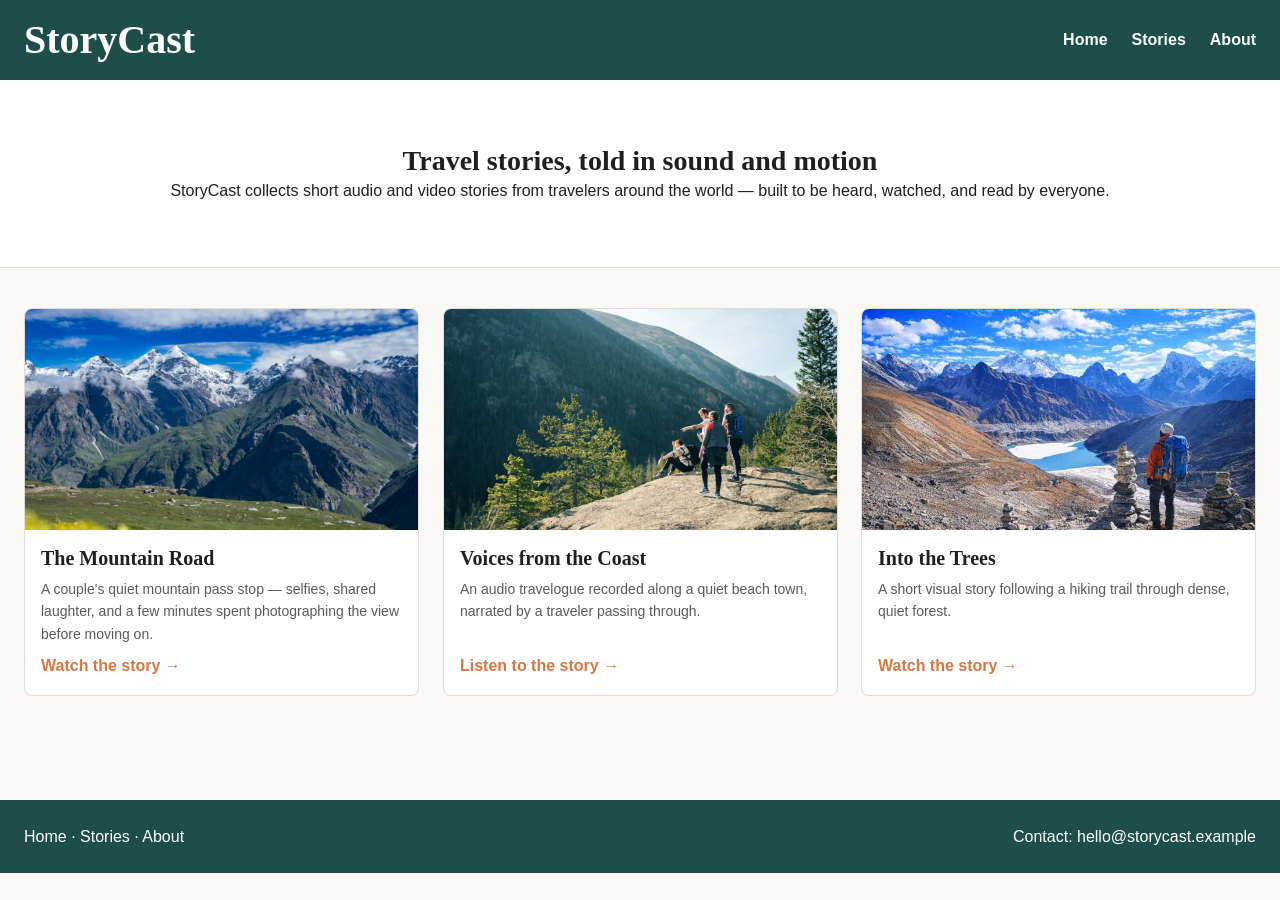
<file: index.html>
<!DOCTYPE html>
<html lang="en">
<head>
  <meta charset="UTF-8">
  <meta name="viewport" content="width=device-width, initial-scale=1.0">
  <title>StoryCast — Travel Stories</title>
  <link rel="stylesheet" href="css/main.css">
</head>
<body>

  <a href="#main-content" class="skip-link">Skip to main content</a>

  <header class="site-header">
    <h1>StoryCast</h1>
    <nav class="site-nav" aria-label="Main navigation">
      <a href="index.html">Home</a>
      <a href="story/index.html">Stories</a>
      <a href="about.html">About</a>
    </nav>
  </header>

  <main id="main-content">

    <section class="hero">
      <h2>Travel stories, told in sound and motion</h2>
      <p>StoryCast collects short audio and video stories from travelers around the world — built to be heard, watched, and read by everyone.</p>
    </section>

    <section class="story-grid" aria-label="Featured stories">

      <article class="story-card">
        <figure class="story-card__figure">
          <img class="story-card__image" src="assets/video/thumbnail-1.jpg" alt="A winding mountain road at sunset, seen from a moving car">
        </figure>
        <div class="story-card__body">
          <h3 class="story-card__title">The Mountain Road</h3>
          <p class="story-card__description">A couple's quiet mountain pass stop — selfies, shared laughter, and a few minutes spent photographing the view before moving on.</p>
          <a class="story-card__link" href="story/index.html">Watch the story →</a>
        </div>
      </article>

      <article class="story-card">
        <figure class="story-card__figure">
          <img class="story-card__image" src="assets/audio/thumbnail-2.jpg" alt="A quiet beach at sunset with palm trees">
        </figure>
        <div class="story-card__body">
          <h3 class="story-card__title">Voices from the Coast</h3>
          <p class="story-card__description">An audio travelogue recorded along a quiet beach town, narrated by a traveler passing through.</p>
          <a class="story-card__link" href="story/index.html">Listen to the story →</a>
        </div>
      </article>

      <article class="story-card">
        <figure class="story-card__figure">
          <img class="story-card__image" src="assets/video/thumbnail-3.jpg" alt="A forest trail surrounded by tall trees">
        </figure>
        <div class="story-card__body">
          <h3 class="story-card__title">Into the Trees</h3>
          <p class="story-card__description">A short visual story following a hiking trail through dense, quiet forest.</p>
          <a class="story-card__link" href="story/index.html">Watch the story →</a>
        </div>
      </article>

    </section>

  </main>

  <footer class="site-footer">
    <nav aria-label="Footer navigation">
      <a href="index.html">Home</a> ·
      <a href="story/index.html">Stories</a> ·
      <a href="about.html">About</a>
    </nav>
    <p>Contact: hello@storycast.example</p>
  </footer>

</body>
</html>
</file>
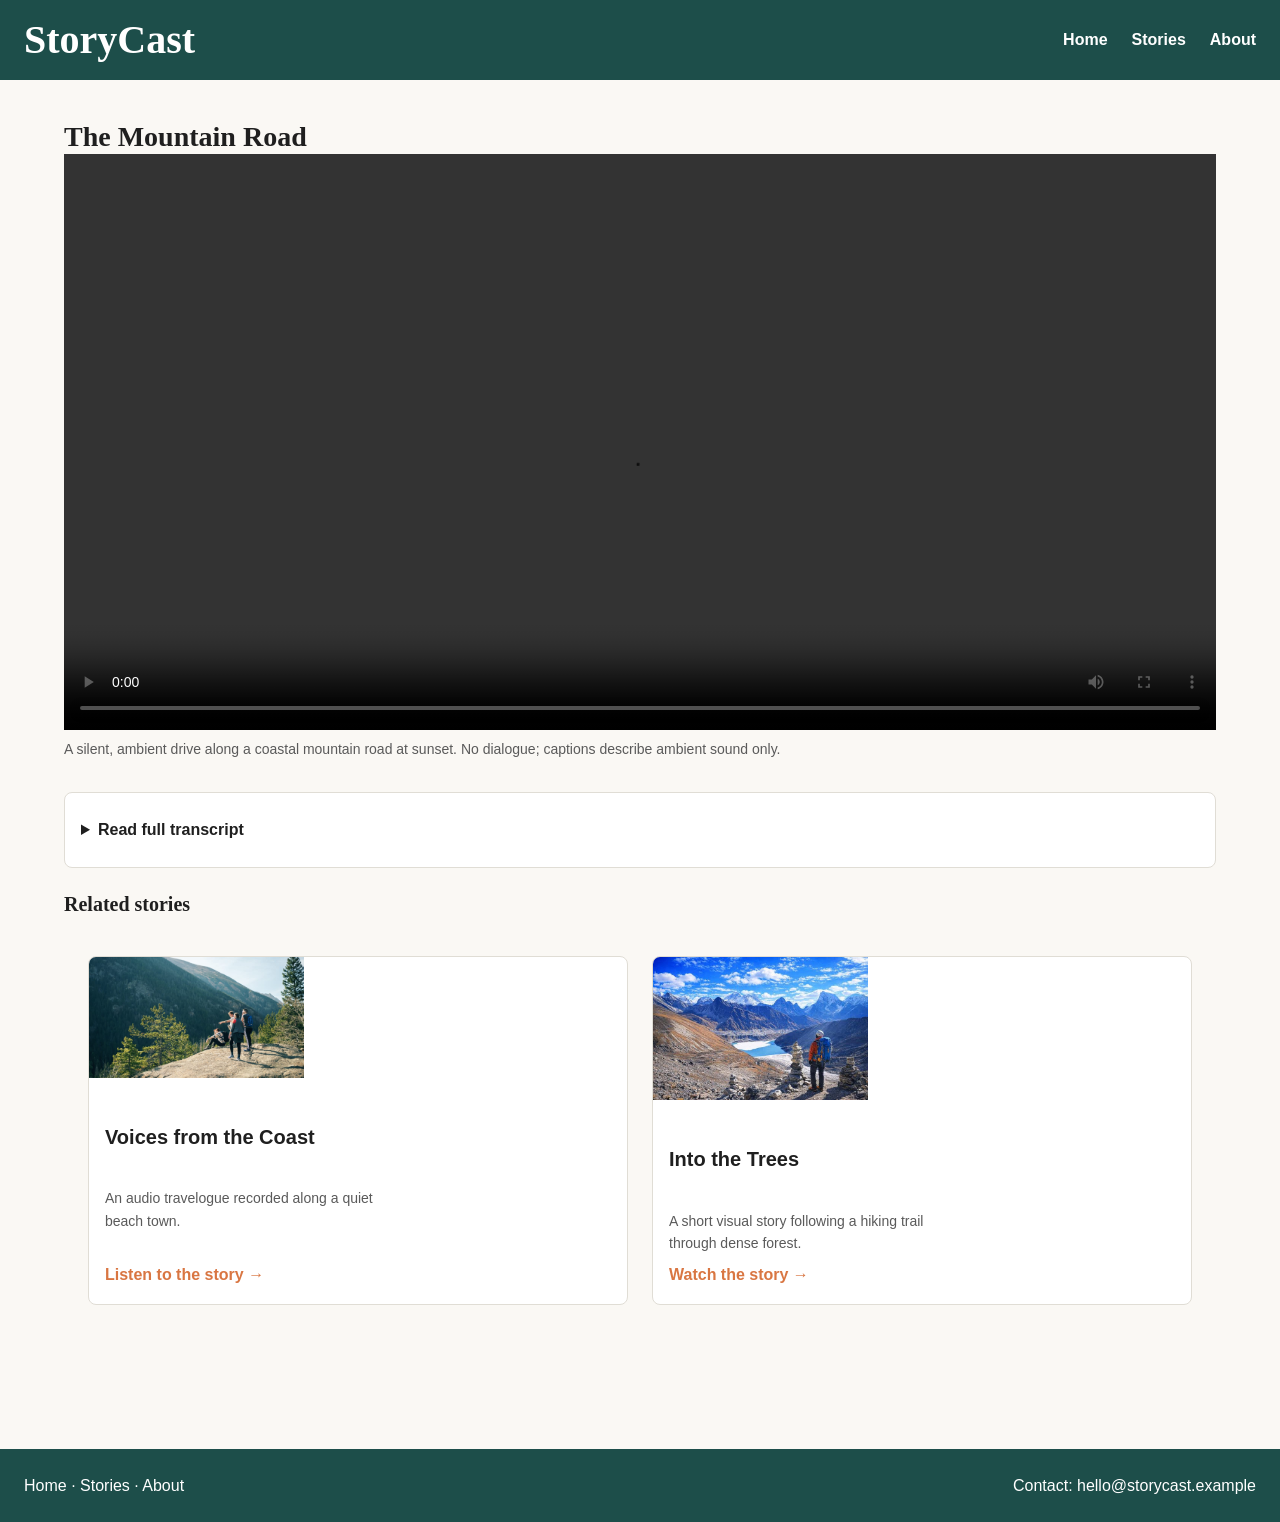
<file: story/index.html>
<!DOCTYPE html>
<html lang="en">
<head>
  <meta charset="UTF-8">
  <meta name="viewport" content="width=device-width, initial-scale=1.0">
  <title>The Mountain Road — StoryCast</title>
  <link rel="stylesheet" href="../css/main.css">
</head>
<body>

  <a href="#main-content" class="skip-link">Skip to main content</a>

  <header class="site-header">
    <h1>StoryCast</h1>
    <nav class="site-nav" aria-label="Main navigation">
      <a href="../index.html">Home</a>
      <a href="index.html">Stories</a>
      <a href="../about.html">About</a>
    </nav>
  </header>

  <main id="main-content" class="container">

    <article>
      <h2>The Mountain Road</h2>

      <figure class="media-player">
        <video controls width="100%">
          <source src="../assets/video/travel-clip.mp4" type="video/mp4">
          <track kind="captions" src="../assets/transcripts/travel-clip.vtt" srclang="en" label="English captions" default>
          Your browser does not support embedded video. <a href="../assets/video/travel-clip.mp4">Download the video</a> instead.
        </video>
        <figcaption class="media-player__caption">A silent, ambient drive along a coastal mountain road at sunset. No dialogue; captions describe ambient sound only.</figcaption>
      </figure>

      <section class="transcript">
        <details>
          <summary class="transcript__summary">Read full transcript</summary>
          <p class="transcript__text">
            Two travelers pause along the mountain road, phone held out in front of them, framing a quick selfie with the peaks behind. After a few tries and a shared laugh, they turn the camera outward instead — capturing the mountain itself, sunlight catching the ridgeline. The wind picks up slightly, carrying the quiet of the high pass around them.
        </details>
      </section>

      <section aria-label="Related stories">
        <h3>Related stories</h3>
        <div class="story-grid">

          <article class="story-card">
            <figure class="story-card__figure">
              <img class="story-card__image" src="../assets/audio/thumbnail-2.jpg" alt="A quiet beach at sunset with palm trees">
            </figure>
            <div class="story-card__body">
              <h4 class="story-card__title">Voices from the Coast</h4>
              <p class="story-card__description">An audio travelogue recorded along a quiet beach town.</p>
              <a class="story-card__link" href="index.html">Listen to the story →</a>
            </div>
          </article>

          <article class="story-card">
            <figure class="story-card__figure">
              <img class="story-card__image" src="../assets/video/thumbnail-3.jpg" alt="A forest trail surrounded by tall trees">
            </figure>
            <div class="story-card__body">
              <h4 class="story-card__title">Into the Trees</h4>
              <p class="story-card__description">A short visual story following a hiking trail through dense forest.</p>
              <a class="story-card__link" href="index.html">Watch the story →</a>
            </div>
          </article>

        </div>
      </section>

    </article>

  </main>

  <footer class="site-footer">
    <nav aria-label="Footer navigation">
      <a href="../index.html">Home</a> ·
      <a href="index.html">Stories</a> ·
      <a href="../about.html">About</a>
    </nav>
    <p>Contact: hello@storycast.example</p>
  </footer>

</body>
</html>
</file>
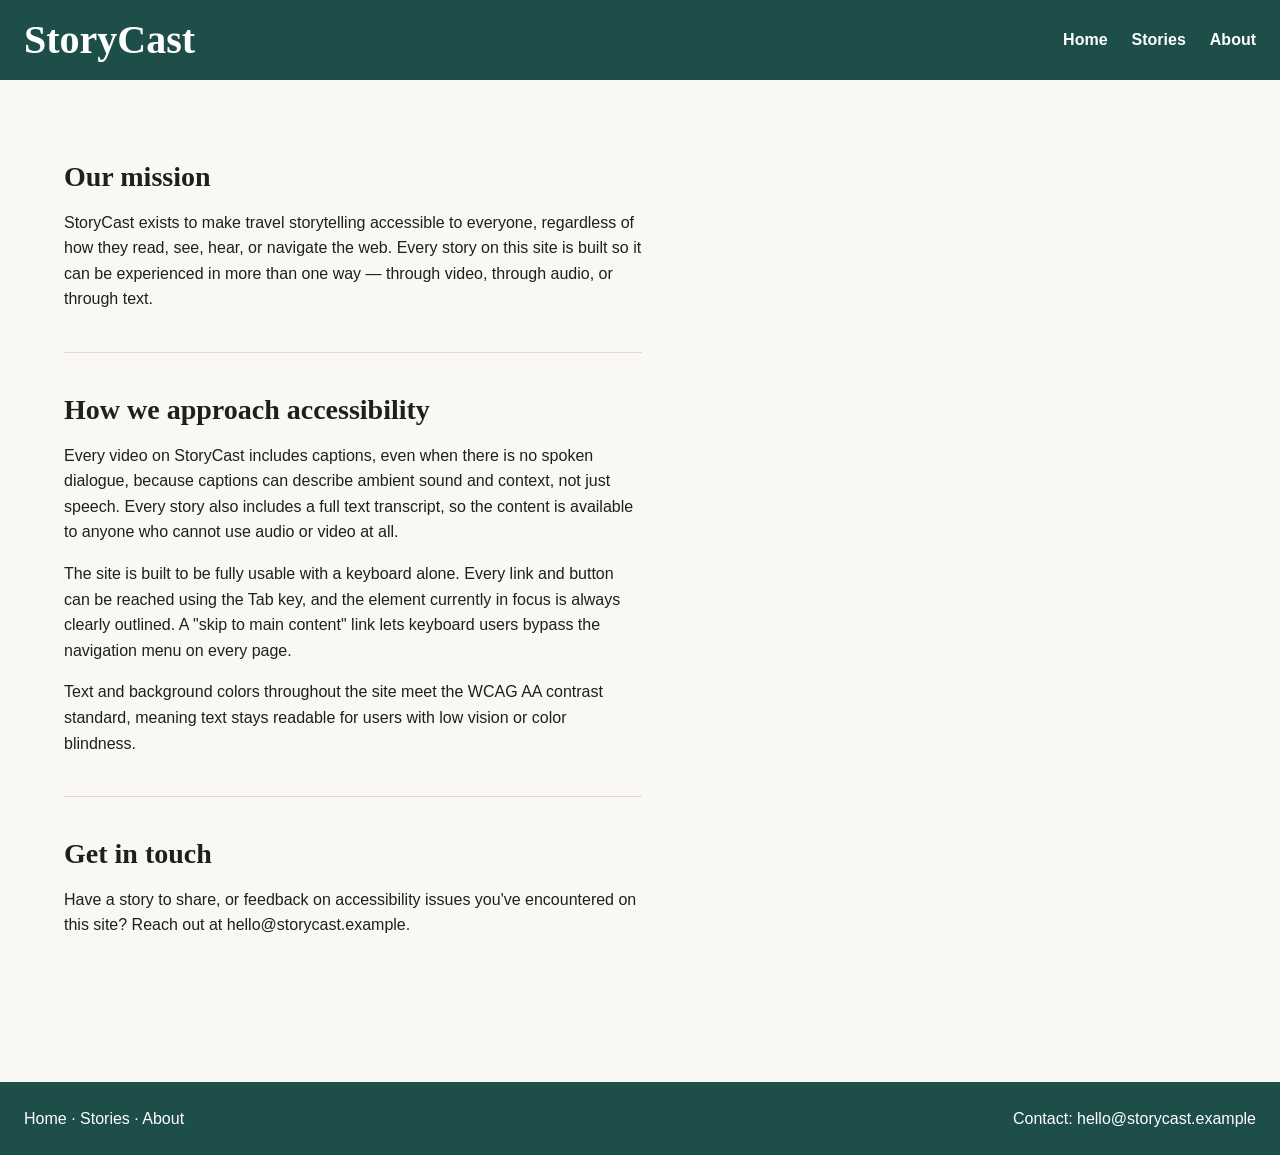
<file: about.html>
<!DOCTYPE html>
<html lang="en">
<head>
  <meta charset="UTF-8">
  <meta name="viewport" content="width=device-width, initial-scale=1.0">
  <title>About — StoryCast</title>
  <link rel="stylesheet" href="css/main.css">
</head>
<body>

  <a href="#main-content" class="skip-link">Skip to main content</a>

  <header class="site-header">
    <h1>StoryCast</h1>
    <nav class="site-nav" aria-label="Main navigation">
      <a href="index.html">Home</a>
      <a href="story/index.html">Stories</a>
      <a href="about.html">About</a>
    </nav>
  </header>

  <main id="main-content" class="container">

    <section class="about-section">
      <h2>Our mission</h2>
      <p>StoryCast exists to make travel storytelling accessible to everyone, regardless of how they read, see, hear, or navigate the web. Every story on this site is built so it can be experienced in more than one way — through video, through audio, or through text.</p>
    </section>

    <section class="about-section">
      <h2>How we approach accessibility</h2>
      <p>Every video on StoryCast includes captions, even when there is no spoken dialogue, because captions can describe ambient sound and context, not just speech. Every story also includes a full text transcript, so the content is available to anyone who cannot use audio or video at all.</p>
      <p>The site is built to be fully usable with a keyboard alone. Every link and button can be reached using the Tab key, and the element currently in focus is always clearly outlined. A "skip to main content" link lets keyboard users bypass the navigation menu on every page.</p>
      <p>Text and background colors throughout the site meet the WCAG AA contrast standard, meaning text stays readable for users with low vision or color blindness.</p>
    </section>

    <section class="about-section">
      <h2>Get in touch</h2>
      <p>Have a story to share, or feedback on accessibility issues you've encountered on this site? Reach out at <a href="mailto:hello@storycast.example">hello@storycast.example</a>.</p>
    </section>

  </main>

  <footer class="site-footer">
    <nav aria-label="Footer navigation">
      <a href="index.html">Home</a> ·
      <a href="story/index.html">Stories</a> ·
      <a href="about.html">About</a>
    </nav>
    <p>Contact: hello@storycast.example</p>
  </footer>

</body>
</html>
</file>
<file: css/main.css>
/* main.css — compiled from sass/main.scss
   NOTE: generated by hand in this environment since the Sass CLI
   isn't available here. Once you have Node/Sass installed locally, run:
     sass --watch sass/main.scss css/main.css
   to regenerate this file directly from the .scss source. */

@layer reset, base, layout, components, utilities;

/* ---------------------------------
   RESET
--------------------------------- */
@layer reset {
  *, *::before, *::after {
    box-sizing: border-box;
  }

  body, h1, h2, h3, p, figure {
    margin: 0;
  }

  img, video {
    max-width: 100%;
    display: block;
  }

  a {
    color: inherit;
    text-decoration: none;
  }
}

/* ---------------------------------
   BASE
--------------------------------- */
@layer base {
  body {
    font-family: 'Helvetica Neue', Arial, sans-serif;
    font-size: 1rem;
    line-height: 1.6;
    color: #1f1f1f;
    background: #faf8f4;
  }

  h1, h2, h3 {
    font-family: 'Georgia', 'Times New Roman', serif;
    line-height: 1.2;
  }

  h1 { font-size: 2.5rem; }
  h2 { font-size: 1.75rem; }
  h3 { font-size: 1.25rem; }

  a:focus-visible,
  button:focus-visible,
  summary:focus-visible {
    outline: 3px solid #1a73e8;
    outline-offset: 2px;
  }

  .skip-link {
    position: absolute;
    left: -9999px;
    top: 0;
    background: #1d4e4a;
    color: white;
    padding: 0.5rem 1rem;
    z-index: 100;
  }

  .skip-link:focus {
    left: 1rem;
    top: 1rem;
  }
}

/* ---------------------------------
   LAYOUT
--------------------------------- */
@layer layout {
  .site-header {
    display: flex;
    justify-content: space-between;
    align-items: center;
    padding: 1rem 1.5rem;
    background: #1d4e4a;
    color: white;
  }

  .site-nav {
    display: flex;
    gap: 1.5rem;
  }

  .site-nav a {
    color: white;
    font-weight: 700;
  }

  .site-nav a:hover {
    color: #d97642;
  }

  .container {
    max-width: 1200px;
    margin: 0 auto;
    padding: 0 1.5rem;
  }

  .hero {
    padding: 4rem 1.5rem;
    text-align: center;
    background: #ffffff;
    border-bottom: 1px solid #e0ddd5;
  }

  .story-grid {
    display: grid;
    grid-template-columns: repeat(auto-fit, minmax(260px, 1fr));
    gap: 1.5rem;
    padding: 2.5rem 1.5rem;
  }

  .site-footer {
    display: flex;
    flex-wrap: wrap;
    justify-content: space-between;
    gap: 1rem;
    padding: 1.5rem;
    background: #1d4e4a;
    color: white;
    margin-top: 4rem;
  }
}

/* ---------------------------------
   COMPONENTS (BEM)
--------------------------------- */
@layer components {

  /* ===== Story Card ===== */
  /* This is the container-queried component.
     Each .story-card establishes its own containment context,
     so its internal layout responds to the CARD's width,
     not the viewport width. */
  .story-card {
    container-type: inline-size;
    container-name: card;

    background: #ffffff;
    border: 1px solid #e0ddd5;
    border-radius: 8px;
    overflow: hidden;
    display: flex;
    flex-direction: column;
  }

  .story-card__figure {
    margin: 0;
  }

  .story-card__image {
    width: 100%;
    aspect-ratio: 16 / 9;
    object-fit: cover;
  }

  .story-card__body {
    padding: 1rem;
    display: flex;
    flex-direction: column;
    gap: 0.5rem;
    flex: 1;
  }

  .story-card__title {
    font-size: 1.25rem;
  }

  .story-card__description {
    color: #5a5a5a;
    font-size: 0.875rem;
    flex: 1;
  }

  .story-card__link {
    color: #d97642;
    font-weight: 700;
    align-self: flex-start;
  }

  .story-card__link:hover {
    text-decoration: underline;
  }

  /* Container query: when the CARD itself has room (not the viewport),
     switch from stacked to a side-by-side row layout. */
  @container card (min-width: 400px) {
    .story-card {
      flex-direction: row;
    }

    .story-card__figure {
      width: 40%;
      flex-shrink: 0;
    }

    .story-card__image {
      height: 100%;
      aspect-ratio: auto;
    }

    .story-card__body {
      width: 60%;
    }
  }

  /* ===== Media Player block (story detail page) ===== */
  .media-player {
    width: 100%;
    margin-bottom: 1rem;
  }

  .media-player__caption {
    color: #5a5a5a;
    font-size: 0.875rem;
    padding: 0.5rem 0;
  }

  /* ===== Transcript block ===== */
  .transcript {
    background: #ffffff;
    border: 1px solid #e0ddd5;
    border-radius: 8px;
    padding: 1rem;
    margin: 1.5rem 0;
  }

  .transcript__summary {
    font-weight: 700;
    cursor: pointer;
    padding: 0.5rem 0;
  }

  .transcript__text {
    line-height: 1.8;
    margin-top: 0.5rem;
  }
}

/* ---------------------------------
   UTILITIES
--------------------------------- */
@layer utilities {
  .visually-hidden {
    position: absolute;
    width: 1px;
    height: 1px;
    overflow: hidden;
    clip: rect(0, 0, 0, 0);
    white-space: nowrap;
  }

  .text-center { text-align: center; }
}

/* ---------------------------------
   RESPONSIVE (viewport-level breakpoints)
--------------------------------- */
@layer layout {
  @media (max-width: 600px) {
    .site-header {
      flex-direction: column;
      gap: 0.5rem;
    }

    .hero {
      padding: 2.5rem 1rem;
    }
  }
}
.container {
  max-width: 1200px;
  margin: 0 auto;
  padding: 2.5rem 1.5rem;
}

.about-section {
  padding: 2.5rem 0;
  border-bottom: 1px solid #e0ddd5;
  max-width: 65ch;
}
.about-section:last-child { border-bottom: none; }
.about-section h2 { margin-bottom: 1rem; }
.about-section p { margin-bottom: 1rem; }
.about-section p:last-child { margin-bottom: 0; }
</file>
